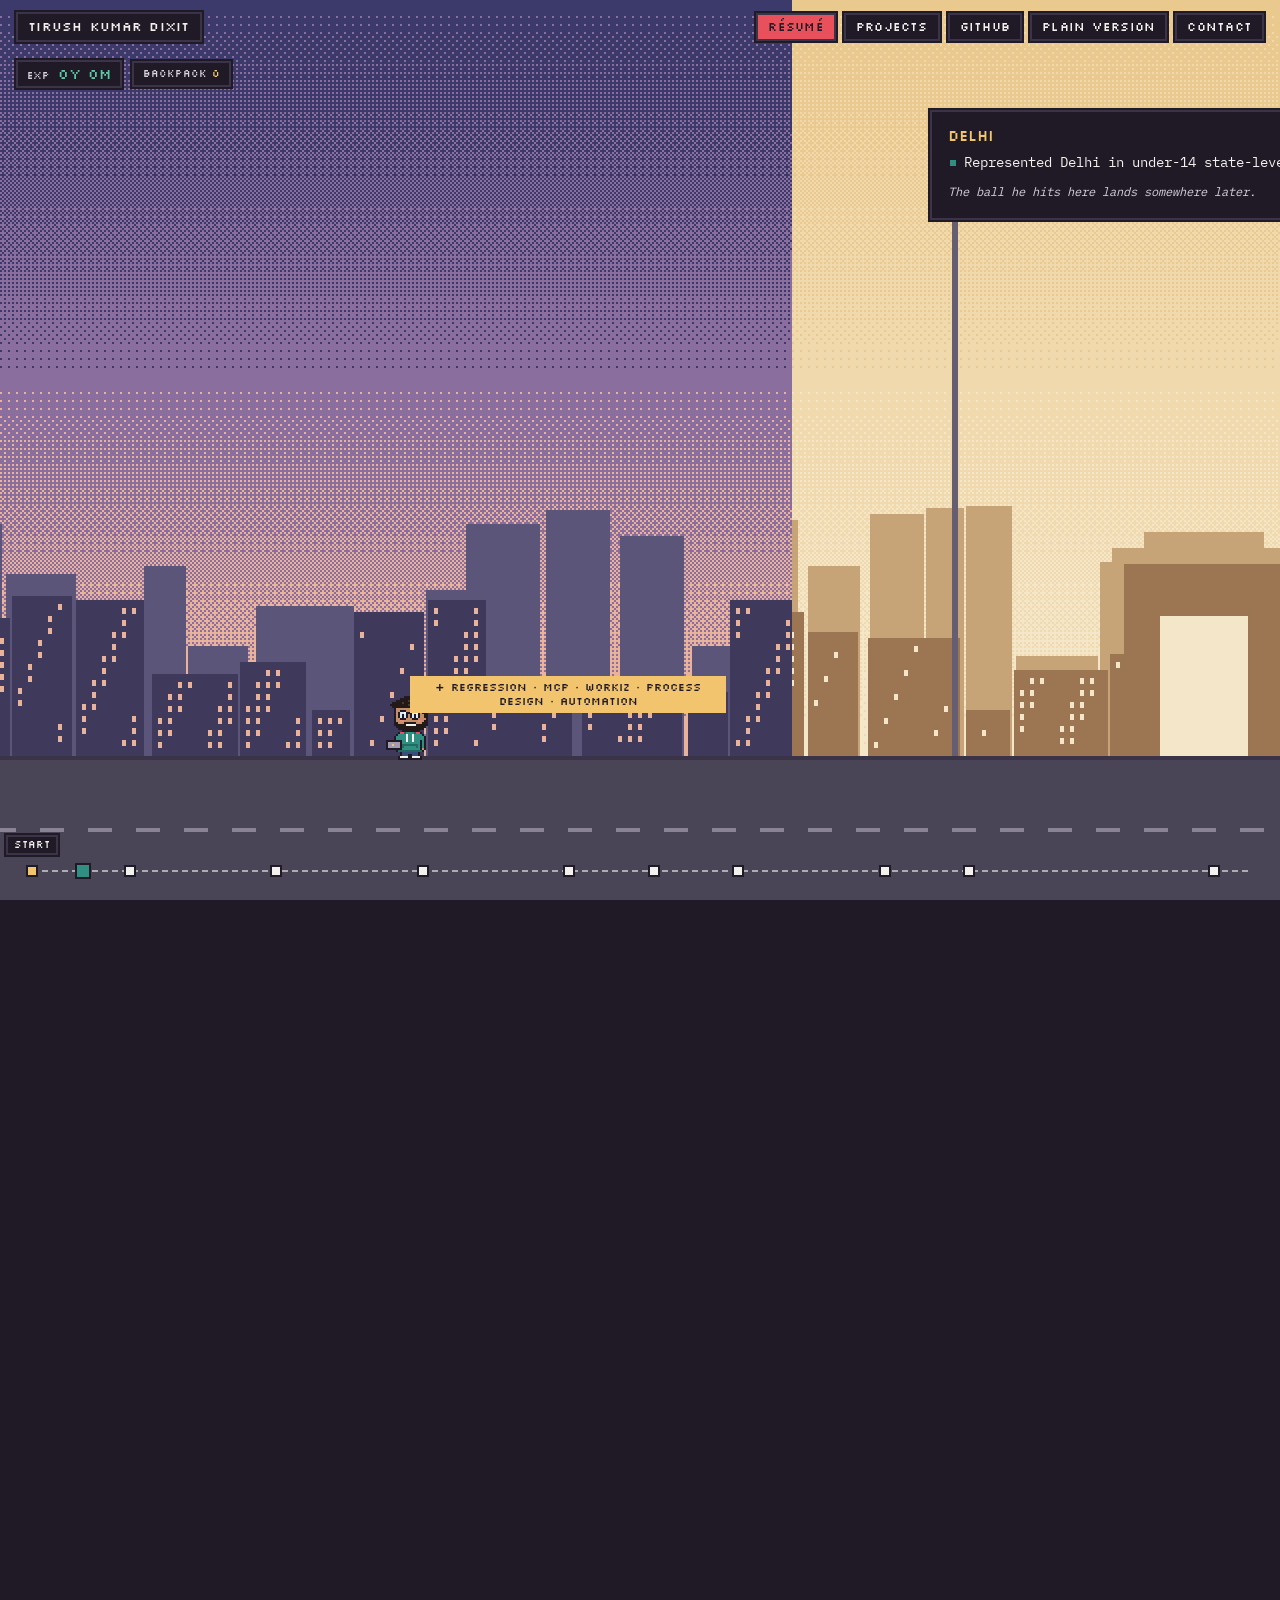
<file: index.html>
<!DOCTYPE html><html lang="en" class="no-js"><head><meta charset="utf-8"><meta name="viewport" content="width=device-width, initial-scale=1"><style>:root{--ink:#1f1a26;--ink2:#3b3347;--stone:#655d72;--mist:#a39cb0;--fog:#d6d1dc;--bone:#f3f1ee;--hair:#231a17;--hairHighlight:#4a3830;--skin:#c68e66;--skinShade:#a06a4a;--blush:#e48a78;--lens:#d9ecf5;--glint:#ffffff;--teeth:#f3f1ee;--hoodie:#2f8f83;--hoodieShade:#226b63;--hoodieMustard:#d9a62e;--hoodieMustardShade:#a97c1c;--hoodieNavy:#2b3a67;--hoodieNavyShade:#1e2849;--hoodieMaroon:#8a2f3c;--hoodieMaroonShade:#64202b;--hoodieCharcoal:#45434f;--hoodieCharcoalShade:#302e38;--strings:#f3f1ee;--headphones:#e8505b;--jeans:#35507a;--sneaker:#f3f1ee;--laptop:#a39cb0;--sticker:#f2c46d;--mug:#f3f1ee;--coffee:#6b3f2a;--pack:#5b7f3a;--buckle:#f2c46d;--willow:#e8cf98;--ball:#b3262e;--pitch:#c9a877;--grip:#3b3347;--eye:#1f1a26;--pingBad:#e24b4a;--pingGood:#5dcaa5;--globe:#2c6e91;--globeLand:#6fae6a;--trainBody:#2c4a7a;--trainStripe:#f2c46d;--trainWindow:#d9ecf5;--rail:#8a8396;--rain:#9fd6d0;--pipe:#b5705a;--pipeGood:#9fe1cb;--wall:#2a3b40;--post:#655d72;--asphalt:#4a4556;--asphaltLine:#8a8396;--signBg:#1f1a26;--signFg:#f3f1ee}</style><title>Tirush Kumar Dixit · Product Manager</title><meta name="description" content="Tirush Kumar Dixit: Product Manager, Georgetown McDonough MBA, May 2027. I fall in love with the customer's problem, then ship the product that solves it."><link rel="canonical" href="https://tirush04.github.io/"><meta property="og:type" content="website"><meta property="og:site_name" content="Tirush Kumar Dixit"><meta property="og:title" content="Tirush Kumar Dixit · Product Manager"><meta property="og:description" content="I fall in love with the customer's problem, then ship the product that solves it. A scroll-through pixel journey: Delhi to Georgetown, with the work along the way."><meta property="og:url" content="https://tirush04.github.io/"><meta property="og:image" content="https://tirush04.github.io/og.png"><meta property="og:image:width" content="1200"><meta property="og:image:height" content="630"><meta property="og:image:alt" content="Tirush Kumar Dixit, Product Manager. I fall in love with the customer's problem, then ship the product that solves it."><meta name="twitter:card" content="summary_large_image"><script>document.documentElement.classList.replace('no-js', 'js-pending');</script><link rel="stylesheet" href="/_astro/palette.Ceptq33F.css"><style>@font-face{font-family:IBM Plex Mono;font-style:normal;font-display:swap;font-weight:400;src:url(/_astro/ibm-plex-mono-cyrillic-ext-400-normal.xuaO2J-f.woff2)format("woff2"),url(/_astro/ibm-plex-mono-cyrillic-ext-400-normal.DMdlQ8Kv.woff)format("woff");unicode-range:U+460-52F,U+1C80-1C8A,U+20B4,U+2DE0-2DFF,U+A640-A69F,U+FE2E-FE2F}@font-face{font-family:IBM Plex Mono;font-style:normal;font-display:swap;font-weight:400;src:url(/_astro/ibm-plex-mono-cyrillic-400-normal.BSMlKf0J.woff2)format("woff2"),url(/_astro/ibm-plex-mono-cyrillic-400-normal.CEL4l2ZJ.woff)format("woff");unicode-range:U+301,U+400-45F,U+490-491,U+4B0-4B1,U+2116}@font-face{font-family:IBM Plex Mono;font-style:normal;font-display:swap;font-weight:400;src:url(/_astro/ibm-plex-mono-vietnamese-400-normal.BulugwFq.woff2)format("woff2"),url(/_astro/ibm-plex-mono-vietnamese-400-normal.DDuiU_S-.woff)format("woff");unicode-range:U+102-103,U+110-111,U+128-129,U+168-169,U+1A0-1A1,U+1AF-1B0,U+300-301,U+303-304,U+308-309,U+323,U+329,U+1EA0-1EF9,U+20AB}@font-face{font-family:IBM Plex Mono;font-style:normal;font-display:swap;font-weight:400;src:url(/_astro/ibm-plex-mono-latin-ext-400-normal.BmRBH3aV.woff2)format("woff2"),url(/_astro/ibm-plex-mono-latin-ext-400-normal.D3D2R8hC.woff)format("woff");unicode-range:U+100-2BA,U+2BD-2C5,U+2C7-2CC,U+2CE-2D7,U+2DD-2FF,U+304,U+308,U+329,U+1D00-1DBF,U+1E00-1E9F,U+1EF2-1EFF,U+2020,U+20A0-20AB,U+20AD-20C0,U+2113,U+2C60-2C7F,U+A720-A7FF}@font-face{font-family:IBM Plex Mono;font-style:normal;font-display:swap;font-weight:400;src:url(/_astro/ibm-plex-mono-latin-400-normal.DMJ8VG8y.woff2)format("woff2"),url(/_astro/ibm-plex-mono-latin-400-normal.CvHOgSBP.woff)format("woff");unicode-range:U+??,U+131,U+152-153,U+2BB-2BC,U+2C6,U+2DA,U+2DC,U+304,U+308,U+329,U+2000-206F,U+20AC,U+2122,U+2191,U+2193,U+2212,U+2215,U+FEFF,U+FFFD}
</style><link rel="stylesheet" href="/_astro/index._zkuiAXx.css"><style>.resume-dialog{background:var(--ink);width:min(900px,100vw - 24px);max-width:none;height:calc(100svh - 48px);max-height:none;color:var(--bone);box-shadow:0 0 0 2px var(--ink2), 0 0 0 4px var(--ink), 0 0 0 6px var(--sticker);overscroll-behavior:contain;border:0;flex-direction:column;margin:auto;padding:0;display:none;overflow:hidden}.resume-dialog[open]{display:flex}.resume-dialog::backdrop{background:#120e18c7}.resume-bar{border-bottom:2px solid var(--ink2);flex-wrap:wrap;justify-content:space-between;align-items:center;gap:10px 16px;padding:12px 16px;display:flex}.resume-bar h2{color:var(--sticker);margin:0;font:400 15px/1.2 Silkscreen,monospace}.resume-actions{flex-wrap:wrap;gap:10px;display:flex}.resume-btn{cursor:pointer;background:var(--ink2);color:var(--bone);box-shadow:0 0 0 2px var(--ink);border:0;padding:6px 11px;font:12px/1.2 Silkscreen,monospace;text-decoration:none;display:inline-block}.resume-btn:hover{background:var(--stone)}.resume-btn--hot{background:var(--headphones);color:var(--ink)}.resume-btn--hot:hover{background:var(--sticker)}.resume-btn:focus-visible{outline:3px solid var(--sticker);outline-offset:2px}.resume-pages{overscroll-behavior:contain;background:var(--ink2);flex-direction:column;flex:1;align-items:center;gap:16px;padding:16px;display:flex;overflow:auto}.resume-pages canvas{background:var(--glint);width:100%;max-width:820px;height:auto;box-shadow:0 0 0 2px var(--ink);display:block}.resume-status{color:var(--fog);text-align:center;margin:auto;font:12px/1.5 Silkscreen,monospace}.resume-status a{color:var(--sticker)}html.resume-open{overflow:hidden}@media (width<=699px){.resume-dialog{width:100vw;height:100svh;box-shadow:none}.resume-pages{padding:8px}.resume-btn{padding:5px 8px;font-size:10px}}.contact-dialog{background:var(--ink);width:min(560px,100vw - 24px);max-width:none;color:var(--bone);box-shadow:0 0 0 2px var(--ink2), 0 0 0 4px var(--ink), 0 0 0 6px var(--sticker);border:0;margin:auto;padding:0}.contact-dialog::backdrop{background:#120e18c7}.contact-bar{border-bottom:2px solid var(--ink2);justify-content:space-between;align-items:center;gap:12px;padding:12px 16px;display:flex}.contact-bar h2{color:var(--sticker);margin:0;font:400 15px/1.2 Silkscreen,monospace}.contact-list{margin:0;padding:8px 16px 14px;list-style:none}.contact-list li{border-bottom:2px dashed var(--ink2);grid-template-columns:1fr auto;grid-template-areas:"label actions""value actions";align-items:center;gap:2px 12px;padding:10px 0;display:grid}.contact-list li:last-child{border-bottom:0}.contact-label{color:var(--fog);grid-area:label;font:10px/1.3 Silkscreen,monospace}.contact-value{overflow-wrap:anywhere;user-select:all;grid-area:value;font:15px/1.4 IBM Plex Mono,ui-monospace,monospace}.contact-actions{grid-area:actions;gap:8px;display:flex}.contact-btn{cursor:pointer;background:var(--ink2);color:var(--bone);box-shadow:0 0 0 2px var(--ink);border:0;padding:6px 10px;font:11px/1.2 Silkscreen,monospace;text-decoration:none;display:inline-block}.contact-btn:hover{background:var(--stone)}.contact-btn--hot{background:var(--headphones);color:var(--ink)}.contact-btn--hot:hover{background:var(--sticker)}.contact-btn:focus-visible{outline:3px solid var(--sticker);outline-offset:2px}.contact-toast{min-height:0;color:var(--pingGood);margin:0;padding:0 16px;font:11px/1.4 Silkscreen,monospace}.contact-toast:not(:empty){padding-bottom:12px}html.contact-open{overflow:hidden}@media (width<=480px){.contact-list li{grid-template-columns:1fr;grid-template-areas:"label""value""actions"}.contact-actions{margin-top:6px}}
</style></head><body><a class="skip" href="/plain">Skip the journey: read the plain version</a><header class="topbar"><a class="chip brand" href="#stop-title">Tirush Kumar Dixit</a><nav class="topnav" aria-label="Quick links"><a class="chip chip--hot" href="/resume.pdf" data-resume>Résumé</a><a class="chip" href="#stop-workshop" data-pin="workshop">Projects</a><a class="chip" href="https://github.com/Tirush04">GitHub</a><a class="chip" href="/plain">Plain version</a><a class="chip" href="mailto:tkd37@georgetown.edu" data-contact>Contact</a></nav></header><main id="journey"><div class="stage"><canvas id="world" aria-hidden="true"></canvas><article class="board board--title" id="stop-title" data-board="title"><h1 class="board-name">Tirush Kumar Dixit</h1><p class="board-role">Product Manager · Georgetown McDonough MBA &#39;27</p><p class="board-exp">almost 5 years of experience</p><p class="board-thesis">I fall in love with the customer&#39;s problem, then ship the product that solves it.</p></article><article class="board" id="stop-delhi" data-board="delhi"><h2 class="board-title">Delhi</h2><ul><li>Represented Delhi in under-14 state-level cricket</li></ul><p class="board-caption">The ball he hits here lands somewhere later.</p></article><article class="board" id="stop-vellore" data-board="vellore"><h2 class="board-title">Vellore · VIT University</h2><ul><li>B.Tech in Information Technology · VIT University · 2020</li><li>2 peer-reviewed AI research papers · 90%+ model accuracy</li><li>Presented at the 30th World Conference on Applied Science, Engineering and Technology</li><li>Led &quot;From Your Heart&quot;, a free medical camp for 350+ attendees, and &quot;Each One Teach One&quot; for 80+ children</li></ul></article><article class="board" id="stop-chennai" data-board="chennai"><h2 class="board-title">Chennai · Standard Chartered Bank</h2><p class="board-role">Data Analyst · Sep 2020 – Jul 2022</p><ul><li>Improved payment-validation reliability for $10M+ a year in cross-border transactions across 50+ countries</li><li>+24% operational efficiency</li><li>Best Project Award, out of 120 trainees</li><li>Promoted within one year</li></ul></article><article class="board" id="stop-pune" data-board="pune"><h2 class="board-title">Pune · Cloud Software Group (Encora)</h2><p class="board-role">Product Manager – Operations and Analytics · Jul 2022 – Jul 2025</p><ul><li>Order Fulfillment Management: concept to production in 3 months</li><li>$150K a year saved · sprint testing −40% · task reopen rate −80%</li><li>Database service calls for one workflow, 5,000 → 12</li><li>Response times −60% (2.5× faster) after a full-stack redesign</li><li>Safeguarded against $250K in losses</li><li>Regression framework reused across 4 more products</li></ul></article><article class="board board--sky" id="stop-atlantic" data-board="atlantic" data-noposts><h2 class="board-title">Over the Atlantic</h2><ul><li>Destination: Georgetown McDonough MBA · May 2027</li></ul></article><article class="board" id="stop-georgetown" data-board="georgetown"><h2 class="board-title">Washington, DC · Georgetown McDonough</h2><ul><li>Vice President of Technology · Student Government Association and Careers in Technology Club</li><li>Captain, Georgetown Cricket Club · top 16 of 140+ batsmen</li></ul></article><article class="board" id="stop-cleveland" data-board="cleveland"><h2 class="board-title">Cleveland · Devins Powerwash</h2><p class="board-role">AI Product Strategy &amp; Operations Intern · Jun – Aug 2026</p><ul><li>Collected a 50-property dataset, had the founder price each, and found size, stories and building type drive the labor hours behind his prices</li><li>Shipped a pricing engine with a feedback loop. Quote turnaround went from 2–3 days to seconds</li><li>89% accuracy against historical service estimates</li><li>Built custom MCP servers across Jira, Slack and Workiz, with an orchestration harness and a persistent memory layer</li><li>Wrote end-to-end SOPs for 5 roles</li><li>Redesigned, then automated, 10+ workflows</li><li>Replaced &quot;call to check the truck&quot; with system visibility between sales and dispatch, removing ~15 manual coordination points per job</li></ul></article><article class="board" id="stop-workshop" data-board="workshop"><h2 class="board-title">Side projects · built during the MBA</h2><ul><li>Newest first. Code is on GitHub unless it says private.</li></ul><p class="board-links"><a href="https://github.com/Tirush04">github.com/Tirush04</a></p></article><article class="board board--next" id="stop-next" data-board="next" data-offset="360"><h2 class="board-title">Next stop · under construction</h2><ul><li>v5.0-beta: you might be the roadmap.</li></ul><p class="board-links"><a href="mailto:tkd37@georgetown.edu" data-contact>Contact me</a><a href="https://github.com/Tirush04">GitHub</a><a href="https://www.linkedin.com/in/tirush-kumar-dixit-a72b4a18a">LinkedIn</a><a href="/resume.pdf" data-resume>Résumé</a></p></article><article class="board board--side board--project" data-board="workshop" data-offset="340" data-noposts=""><p class="board-kicker">Nov 2026 · Georgetown course project</p><h2 class="board-title">DC STR Advisor</h2><p>Short-term rental pricing and revenue advisory platform for Washington, DC residential properties, computed from Inside Airbnb market data.</p><p class="board-detail">4,268 DC listings across 39 neighbourhoods · price recommendation, revenue, competition and booking-outlook views, plus an &quot;ask the data&quot; assistant</p><p class="board-stack">React · TypeScript · Leaflet · Recharts · Gemini API</p><p class="board-links"><a href="https://github.com/Tirush04/APLABS">GitHub</a><a href="https://github.com/Tirush04/dc-str-advisor-data">Data</a></p></article><article class="board board--side board--project" data-board="workshop" data-offset="640" data-noposts=""><p class="board-kicker">Nov 2026</p><h2 class="board-title">Focus Groups Agents</h2><p>Run a focus group in five minutes. A panel of AI personas debates your product, ad or idea in a moderated, multi-round session you watch live, then you get a research readout and can interview any panelist one-on-one.</p><p class="board-detail">Panelists are synthetic, for stress-testing ideas before talking to real customers</p><p class="board-stack">FastAPI · React · Vite · Claude or Gemini</p><p class="board-links"><span class="board-note">Not on GitHub yet</span></p></article><article class="board board--side board--project" data-board="workshop" data-offset="940" data-noposts=""><p class="board-kicker">Oct 2026</p><h2 class="board-title">Change-to-Action</h2><p>Illustrative prototype that turns supplier changes into actions for private-label spice procurement, on mock data.</p><p class="board-detail">CI with lint, type checks, end-to-end and accessibility tests, plus an eval harness for the AI drafter</p><p class="board-stack">Python · CI · evals</p><p class="board-links"><span class="board-note">Private repo · demo on request</span></p></article><article class="board board--side board--project" data-board="workshop" data-offset="1240" data-noposts=""><p class="board-kicker">Sep 2026</p><h2 class="board-title">Architect 2.0</h2><p>A vibe-coding platform for business teams and developers. One project, two lenses, agents first-class.</p><p class="board-detail">Plan, build, iterate and deploy flows, plus an Agent Studio that generates agent code in 6 frameworks</p><p class="board-stack">Next.js · TypeScript · Prisma · Playwright</p><p class="board-links"><a href="https://architect-2-tirush.vercel.app">Live demo</a><a href="https://github.com/Tirush04/architect-2">GitHub</a></p></article><article class="board board--side board--project" data-board="workshop" data-offset="1540" data-noposts=""><p class="board-kicker">Sep 2026</p><h2 class="board-title">Feedback-to-Priorities Copilot</h2><p>Turn a CSV of customer feedback into themes, evidence, and a prioritized decision brief.</p><p class="board-detail">No LLM calls, deterministic and fully tested</p><p class="board-stack">FastAPI · vanilla JS</p><p class="board-links"><a href="https://github.com/Tirush04/feedback-priorities-copilot">GitHub</a></p></article><article class="board board--side board--project" data-board="workshop" data-offset="1840" data-noposts=""><p class="board-kicker">Oct 2025 · repo &quot;ParaAstro&quot;</p><h2 class="board-title">ATS Resume Optimizer</h2><p>Upload a résumé and a job description (PDF, DOCX or TXT) and get an ATS-style analysis, with optional LLM analysis.</p><p class="board-detail">Text extraction from PDF, DOCX and TXT, then keyword and fit analysis</p><p class="board-stack">FastAPI · Python · OpenAI</p><p class="board-links"><span class="board-note">Private repo · demo on request</span></p></article><div class="counter" aria-hidden="true" data-counter="pune" data-from="5000" data-to="12" data-lift="118"><span class="counter-label">Database service calls, one workflow</span><span class="counter-value" data-value>5,000</span></div><div class="counter" aria-hidden="true" data-swap="cleveland" data-before="2–3 days" data-after="seconds" data-lift="78"><span class="counter-label">Quote turnaround</span><span class="counter-value" data-value>2–3 days</span></div><div class="hud"><button class="clock" type="button" aria-describedby="clock-tip"><span class="clock-label">exp</span><span id="clock-value">0y 0m</span></button><span class="clock-tip" role="tooltip" id="clock-tip">4y 10m. Almost 5. We don&#39;t round up here.</span><p class="clock-note" data-note-stop="cleveland">+3 mo internship (doesn&#39;t count. rules are rules.)</p><div class="backpack" tabindex="0" aria-label="Skills collected so far"><span class="backpack-label">backpack</span> <span id="pack-count">0</span><ul id="pack-list" class="backpack-list"></ul></div></div><div class="finale" aria-hidden="true"><span class="map-pin" data-map-pin="delhi"><b>Delhi</b>U-14 cricket</span><span class="map-pin" data-map-pin="vellore"><b>Vellore</b>2 published papers</span><span class="map-pin" data-map-pin="chennai"><b>Chennai</b>payments, 50+ countries</span><span class="map-pin" data-map-pin="pune"><b>Pune</b>5,000 → 12 calls</span><span class="map-pin" data-map-pin="georgetown"><b>Georgetown</b>cricket captain</span><span class="map-pin" data-map-pin="cleveland"><b>Cleveland</b>quotes in seconds</span><span class="map-pin" data-map-pin="workshop"><b>Workshop</b>side projects</span><span class="map-pin map-pin--next" data-map-pin="next"><b>Next stop</b>you?</span></div><section class="finale-card" id="finale-card" aria-label="End of the journey"><h2>That's the route so far.</h2><p>I fall in love with the customer&#39;s problem, then ship the product that solves it.</p><p class="finale-next">Next stop: your team?</p><p class="board-links"><a href="mailto:tkd37@georgetown.edu" data-contact>Contact me</a><a href="https://www.linkedin.com/in/tirush-kumar-dixit-a72b4a18a">LinkedIn</a><a href="/resume.pdf" data-resume>Résumé</a><a href="https://github.com/Tirush04">GitHub</a><a href="/plain">Plain version</a></p></section><p class="toast" id="pack-toast" aria-live="polite"></p><p class="bubble" id="idle-bubble" aria-hidden="true">You can keep scrolling. I'll wait.</p><p class="hint" id="scroll-hint"><span class="mouse" aria-hidden="true"></span>Scroll to start the journey</p><nav class="route" aria-label="Jump to a stop"><span class="route-line" aria-hidden="true"></span><span class="route-marker" id="route-marker" aria-hidden="true"></span><a class="pin" href="#stop-title" data-pin="title" style="left:0%"><span>Start</span></a><a class="pin" href="#stop-delhi" data-pin="delhi" style="left:8.033595033777615%"><span>Delhi</span></a><a class="pin" href="#stop-vellore" data-pin="vellore" style="left:20.08398758444404%"><span>Vellore</span></a><a class="pin" href="#stop-chennai" data-pin="chennai" style="left:32.13438013511046%"><span>Chennai</span></a><a class="pin" href="#stop-pune" data-pin="pune" style="left:44.184772685776885%"><span>Pune</span></a><a class="pin" href="#stop-atlantic" data-pin="atlantic" style="left:51.12287748767573%"><span>Flight</span></a><a class="pin" href="#stop-georgetown" data-pin="georgetown" style="left:58.06098228957458%"><span>Georgetown</span></a><a class="pin" href="#stop-cleveland" data-pin="cleveland" style="left:70.111374840241%"><span>Cleveland</span></a><a class="pin" href="#stop-workshop" data-pin="workshop" style="left:77.04947964213986%"><span>Projects</span></a><a class="pin" href="#stop-next" data-pin="next" style="left:97.16998356764653%"><span>Next stop</span></a></nav></div></main><script type="application/json" id="journey-data">{"stops":[{"id":"title","biome":"dawn","vehicle":"none"},{"id":"delhi","biome":"delhi","vehicle":"walk","arrive":"walk","vignette":{"kind":"cricket"}},{"id":"vellore","biome":"vellore","vehicle":"walk","arrive":"train","vignette":{"kind":"papers"}},{"id":"chennai","biome":"chennai","vehicle":"walk","arrive":"train","clock":{"from":0,"to":22},"vignette":{"kind":"pings"}},{"id":"pune","biome":"pune","vehicle":"walk","arrive":"train","clock":{"from":22,"to":58},"vignette":{"kind":"pipes","label":"Database service calls, one workflow","from":5000,"to":12,"ev":"E2"}},{"id":"atlantic","biome":"atlantic","vehicle":"plane","arrive":"walk"},{"id":"georgetown","biome":"georgetown","vehicle":"walk","arrive":"walk","vignette":{"kind":"catch"}},{"id":"cleveland","biome":"cleveland","vehicle":"walk","arrive":"truck","vignette":{"kind":"pricing","label":"Quote turnaround","before":"2–3 days","after":"seconds","ev":"D1"}},{"id":"workshop","biome":"workshop","vehicle":"walk","arrive":"walk","length":2.9,"projects":[{"anim":"str"},{"anim":"focus"},{"anim":"action"},{"anim":"architect"},{"anim":"feedback"},{"anim":"ats"}]},{"id":"next","biome":"construction","vehicle":"walk","arrive":"walk"}],"inventory":[{"id":"chennai","items":["SQL","Python","Tableau","Jira","Scrum"]},{"id":"pune","items":["Java","React","Spring Boot","REST APIs","Jest","PostgreSQL"]},{"id":"georgetown","items":["DCF","Valuation","Managerial Accounting","Statistics","Strategy"]},{"id":"cleveland","items":["Regression","MCP","Workiz","Process design","Automation"]}]}</script><script type="module" src="/_astro/index.astro_astro_type_script_index_0_lang.8tA3FCVo.js"></script><dialog class="contact-dialog" id="contact-dialog" aria-labelledby="contact-dialog-title"><header class="contact-bar"><h2 id="contact-dialog-title">Let's talk</h2><button class="contact-btn" type="button" data-contact-close aria-label="Close the contact card">Close</button></header><ul class="contact-list"><li><span class="contact-label">Email (school)</span><span class="contact-value">tkd37@georgetown.edu</span><span class="contact-actions"><button class="contact-btn" type="button" data-copy="tkd37@georgetown.edu">Copy</button><a class="contact-btn contact-btn--hot" href="mailto:tkd37@georgetown.edu">Email</a></span></li><li><span class="contact-label">Email (personal)</span><span class="contact-value">tirush.31@gmail.com</span><span class="contact-actions"><button class="contact-btn" type="button" data-copy="tirush.31@gmail.com">Copy</button><a class="contact-btn contact-btn--hot" href="mailto:tirush.31@gmail.com">Email</a></span></li><li><span class="contact-label">Phone</span><span class="contact-value">(202) 594-1565</span><span class="contact-actions"><button class="contact-btn" type="button" data-copy="(202) 594-1565">Copy</button><a class="contact-btn contact-btn--hot" href="tel:+12025941565">Call</a></span></li><li><span class="contact-label">LinkedIn</span><span class="contact-value">linkedin.com/in/tirush-kumar-dixit-a72b4a18a</span><span class="contact-actions"><button class="contact-btn" type="button" data-copy="linkedin.com/in/tirush-kumar-dixit-a72b4a18a">Copy</button><a class="contact-btn contact-btn--hot" href="https://www.linkedin.com/in/tirush-kumar-dixit-a72b4a18a" target="_blank" rel="noopener">Open</a></span></li><li><span class="contact-label">GitHub</span><span class="contact-value">github.com/Tirush04</span><span class="contact-actions"><button class="contact-btn" type="button" data-copy="github.com/Tirush04">Copy</button><a class="contact-btn contact-btn--hot" href="https://github.com/Tirush04" target="_blank" rel="noopener">Open</a></span></li></ul><p class="contact-toast" aria-live="polite" id="contact-toast"></p></dialog><script type="module">var e=document.getElementById(`contact-dialog`),t=document.getElementById(`contact-toast`),n=null,r=0;e.addEventListener(`close`,()=>{document.documentElement.classList.remove(`contact-open`),t.textContent=``,n?.focus()}),e.querySelector(`[data-contact-close]`).addEventListener(`click`,()=>e.close()),e.addEventListener(`click`,t=>{t.target===e&&e.close()}),e.querySelectorAll(`[data-copy]`).forEach(n=>{n.addEventListener(`click`,async()=>{let i=n.dataset.copy;try{await navigator.clipboard.writeText(i)}catch{let t=Object.assign(document.createElement(`textarea`),{value:i});e.append(t),t.select(),document.execCommand(`copy`),t.remove()}n.textContent=`Copied`,t.textContent=`Copied ${i}`,clearTimeout(r),r=window.setTimeout(()=>{n.textContent=`Copy`,t.textContent=``},1800)})}),document.addEventListener(`click`,t=>{let r=t.target.closest(`[data-contact]`);!r||t.metaKey||t.ctrlKey||(t.preventDefault(),n=r,document.documentElement.classList.add(`contact-open`),e.showModal())});</script><dialog class="resume-dialog" id="resume-dialog" aria-labelledby="resume-dialog-title" data-pdf="/resume.pdf"><header class="resume-bar"><h2 id="resume-dialog-title">Résumé</h2><div class="resume-actions"><a class="resume-btn resume-btn--hot" href="/resume.pdf" download="Tirush_Kumar_Dixit_Resume.pdf">Download PDF</a><a class="resume-btn" href="/resume.pdf" target="_blank" rel="noopener">Open in new tab</a><button class="resume-btn" type="button" data-resume-close aria-label="Close the résumé preview">Close</button></div></header><div class="resume-pages" id="resume-pages"><p class="resume-status" id="resume-status">Loading the résumé…</p></div></dialog><script type="module" src="/_astro/ResumeDialog.astro_astro_type_script_index_0_lang.CUdNgYgo.js"></script></body></html>
</file>
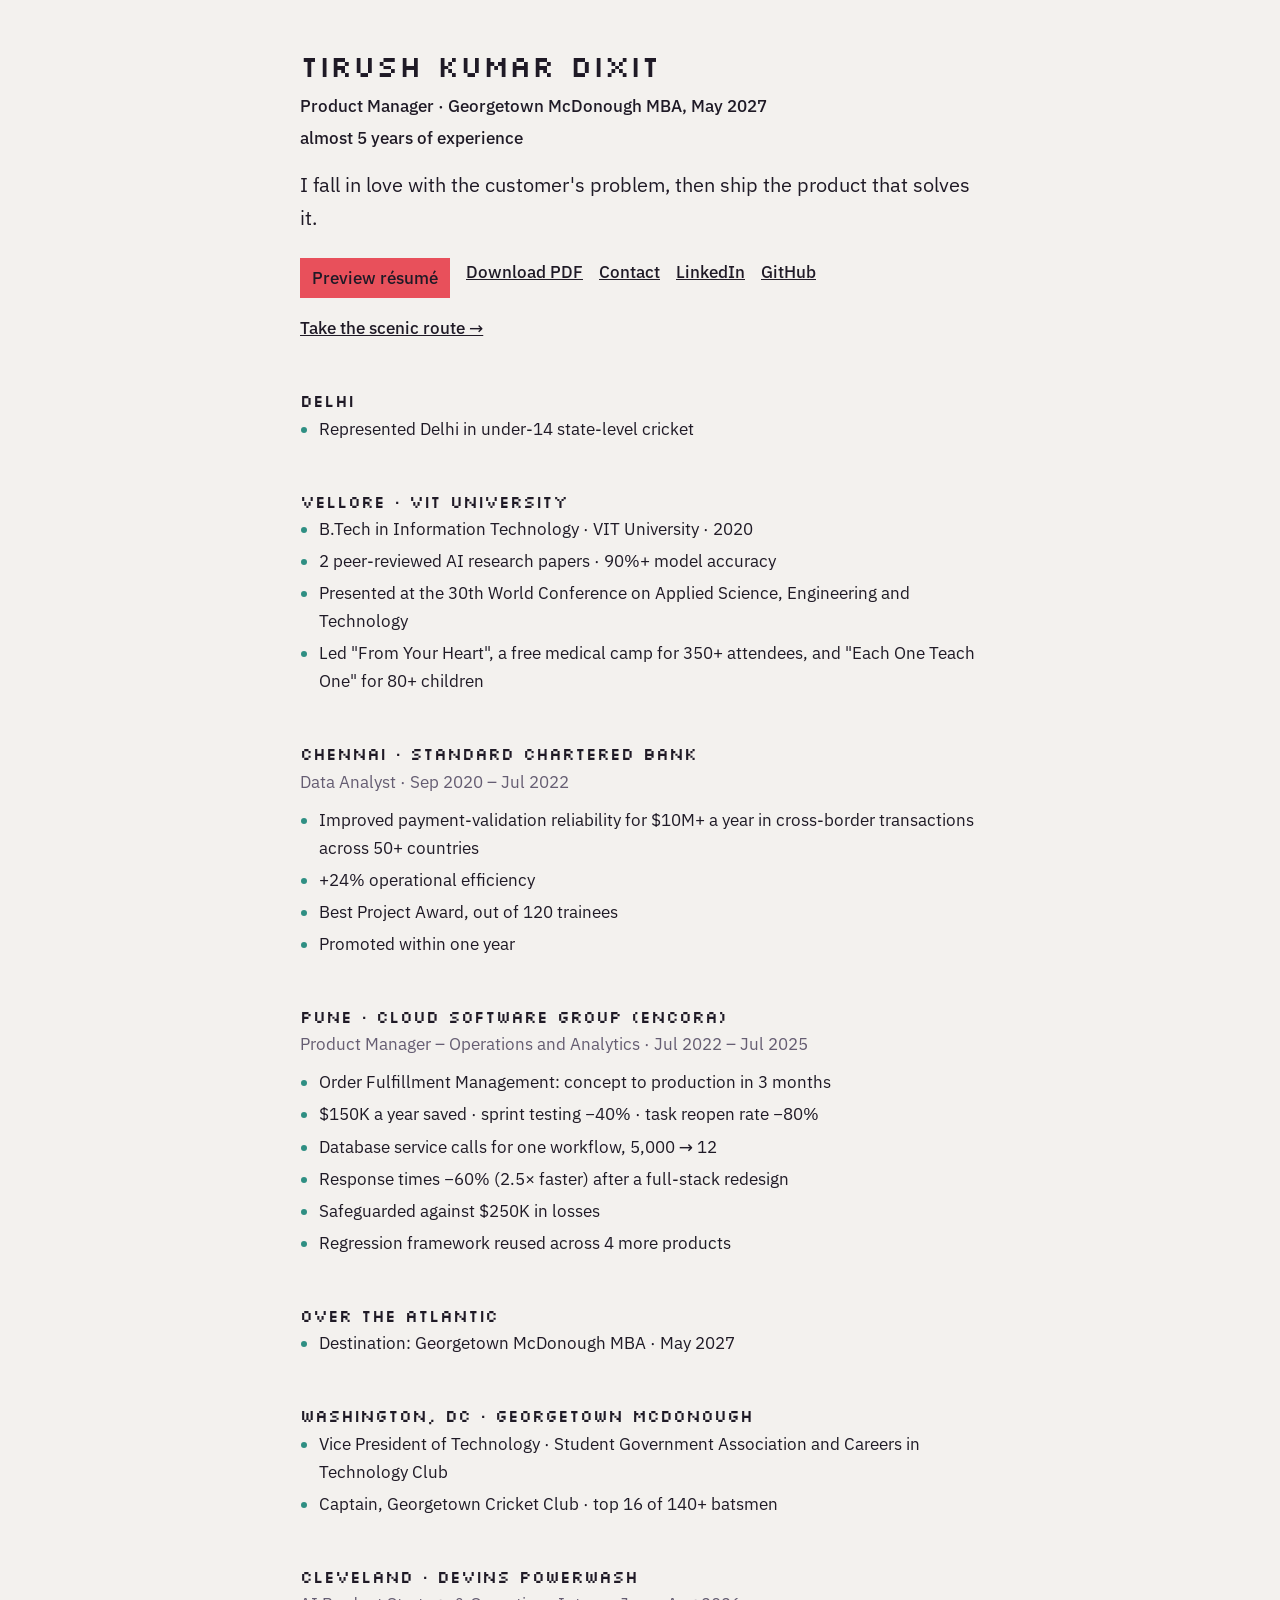
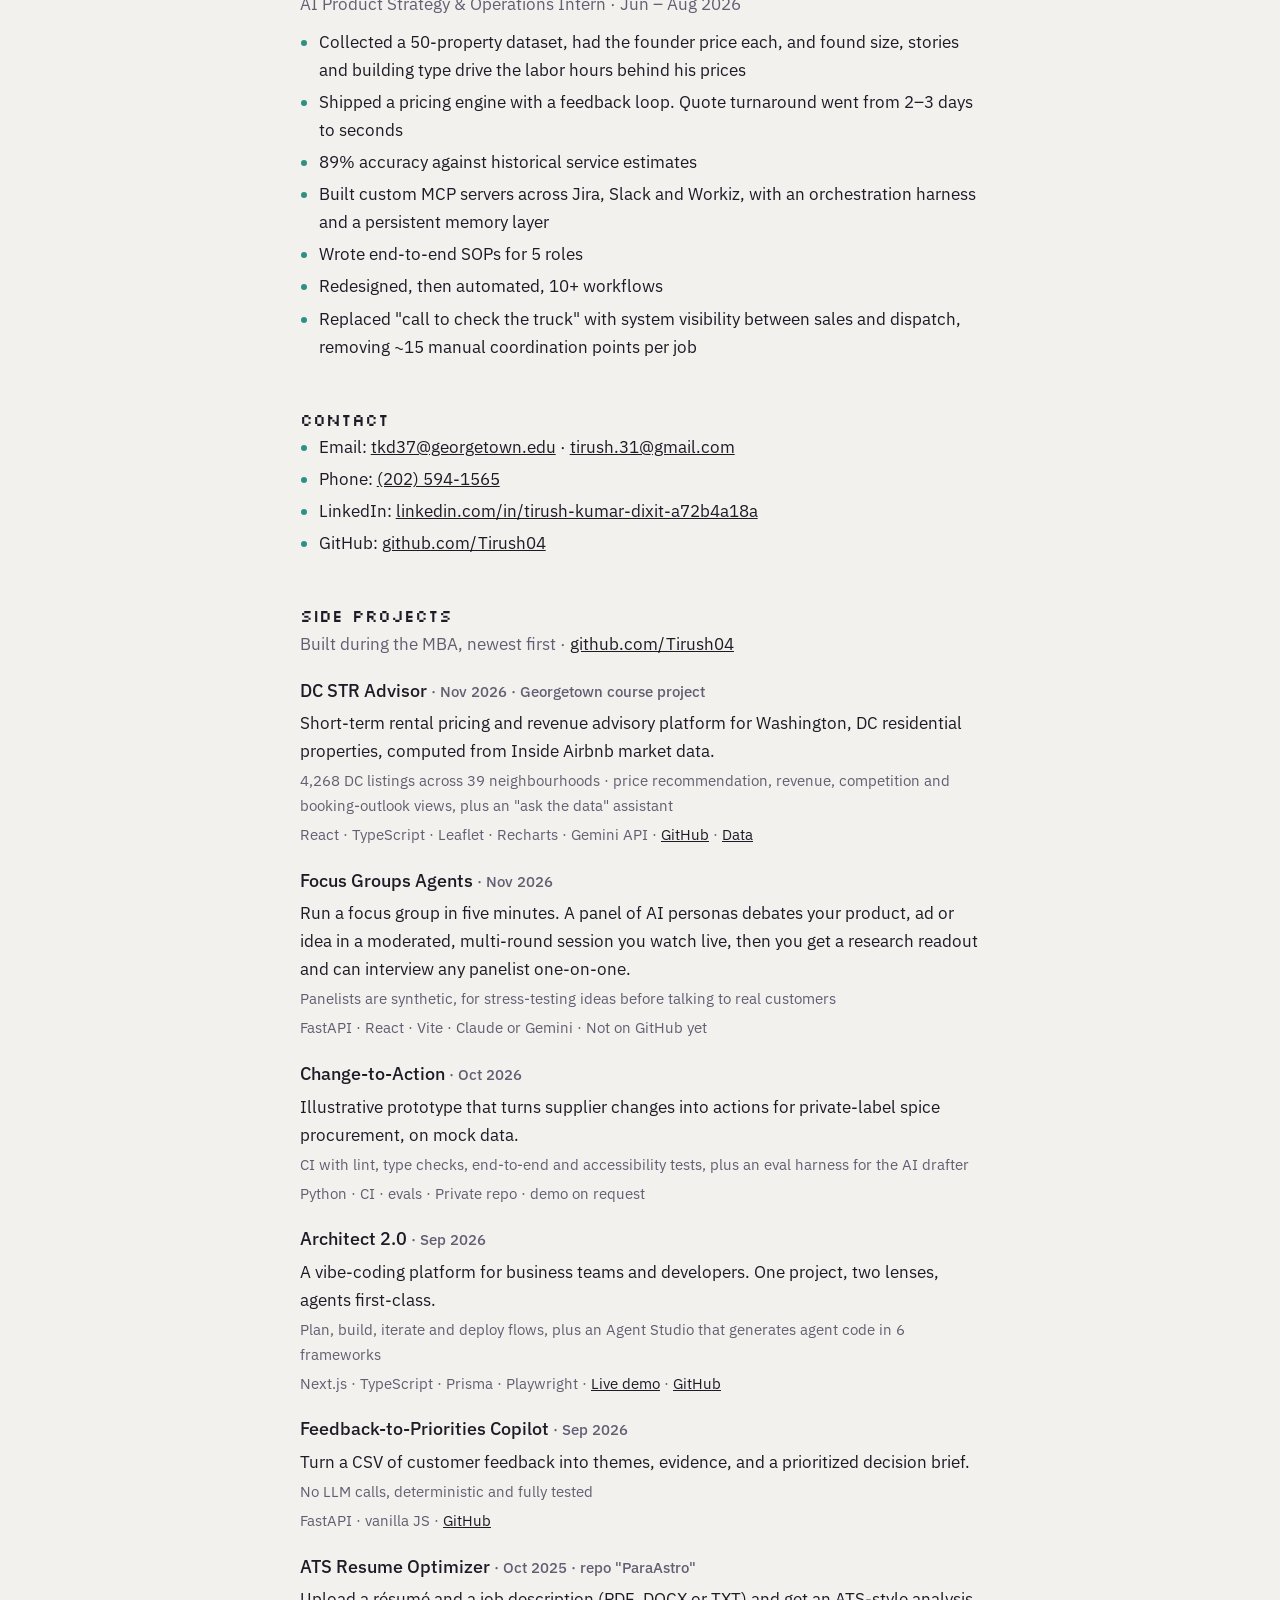
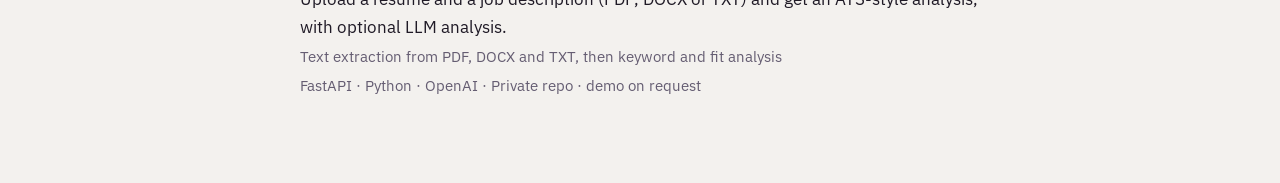
<file: plain/index.html>
<!DOCTYPE html><html lang="en" data-astro-cid-wbmjye5h><head><meta charset="utf-8"><meta name="viewport" content="width=device-width, initial-scale=1"><style>:root{--ink:#1f1a26;--ink2:#3b3347;--stone:#655d72;--mist:#a39cb0;--fog:#d6d1dc;--bone:#f3f1ee;--hair:#231a17;--hairHighlight:#4a3830;--skin:#c68e66;--skinShade:#a06a4a;--blush:#e48a78;--lens:#d9ecf5;--glint:#ffffff;--teeth:#f3f1ee;--hoodie:#2f8f83;--hoodieShade:#226b63;--hoodieMustard:#d9a62e;--hoodieMustardShade:#a97c1c;--hoodieNavy:#2b3a67;--hoodieNavyShade:#1e2849;--hoodieMaroon:#8a2f3c;--hoodieMaroonShade:#64202b;--hoodieCharcoal:#45434f;--hoodieCharcoalShade:#302e38;--strings:#f3f1ee;--headphones:#e8505b;--jeans:#35507a;--sneaker:#f3f1ee;--laptop:#a39cb0;--sticker:#f2c46d;--mug:#f3f1ee;--coffee:#6b3f2a;--pack:#5b7f3a;--buckle:#f2c46d;--willow:#e8cf98;--ball:#b3262e;--pitch:#c9a877;--grip:#3b3347;--eye:#1f1a26;--pingBad:#e24b4a;--pingGood:#5dcaa5;--globe:#2c6e91;--globeLand:#6fae6a;--trainBody:#2c4a7a;--trainStripe:#f2c46d;--trainWindow:#d9ecf5;--rail:#8a8396;--rain:#9fd6d0;--pipe:#b5705a;--pipeGood:#9fe1cb;--wall:#2a3b40;--post:#655d72;--asphalt:#4a4556;--asphaltLine:#8a8396;--signBg:#1f1a26;--signFg:#f3f1ee}</style><title>Tirush Kumar Dixit · plain version</title><meta name="description" content="Tirush Kumar Dixit: Product Manager, Georgetown McDonough MBA, May 2027. I fall in love with the customer's problem, then ship the product that solves it."><link rel="canonical" href="https://tirush04.github.io/plain/"><meta property="og:type" content="website"><meta property="og:site_name" content="Tirush Kumar Dixit"><meta property="og:title" content="Tirush Kumar Dixit · Product Manager"><meta property="og:description" content="I fall in love with the customer's problem, then ship the product that solves it. A scroll-through pixel journey: Delhi to Georgetown, with the work along the way."><meta property="og:url" content="https://tirush04.github.io/plain/"><meta property="og:image" content="https://tirush04.github.io/og.png"><meta property="og:image:width" content="1200"><meta property="og:image:height" content="630"><meta property="og:image:alt" content="Tirush Kumar Dixit, Product Manager. I fall in love with the customer's problem, then ship the product that solves it."><meta name="twitter:card" content="summary_large_image"><link rel="stylesheet" href="/_astro/palette.Ceptq33F.css"><link rel="stylesheet" href="/_astro/plain.aCaVb7Ef.css"><style>.resume-dialog{background:var(--ink);width:min(900px,100vw - 24px);max-width:none;height:calc(100svh - 48px);max-height:none;color:var(--bone);box-shadow:0 0 0 2px var(--ink2), 0 0 0 4px var(--ink), 0 0 0 6px var(--sticker);overscroll-behavior:contain;border:0;flex-direction:column;margin:auto;padding:0;display:none;overflow:hidden}.resume-dialog[open]{display:flex}.resume-dialog::backdrop{background:#120e18c7}.resume-bar{border-bottom:2px solid var(--ink2);flex-wrap:wrap;justify-content:space-between;align-items:center;gap:10px 16px;padding:12px 16px;display:flex}.resume-bar h2{color:var(--sticker);margin:0;font:400 15px/1.2 Silkscreen,monospace}.resume-actions{flex-wrap:wrap;gap:10px;display:flex}.resume-btn{cursor:pointer;background:var(--ink2);color:var(--bone);box-shadow:0 0 0 2px var(--ink);border:0;padding:6px 11px;font:12px/1.2 Silkscreen,monospace;text-decoration:none;display:inline-block}.resume-btn:hover{background:var(--stone)}.resume-btn--hot{background:var(--headphones);color:var(--ink)}.resume-btn--hot:hover{background:var(--sticker)}.resume-btn:focus-visible{outline:3px solid var(--sticker);outline-offset:2px}.resume-pages{overscroll-behavior:contain;background:var(--ink2);flex-direction:column;flex:1;align-items:center;gap:16px;padding:16px;display:flex;overflow:auto}.resume-pages canvas{background:var(--glint);width:100%;max-width:820px;height:auto;box-shadow:0 0 0 2px var(--ink);display:block}.resume-status{color:var(--fog);text-align:center;margin:auto;font:12px/1.5 Silkscreen,monospace}.resume-status a{color:var(--sticker)}html.resume-open{overflow:hidden}@media (width<=699px){.resume-dialog{width:100vw;height:100svh;box-shadow:none}.resume-pages{padding:8px}.resume-btn{padding:5px 8px;font-size:10px}}.contact-dialog{background:var(--ink);width:min(560px,100vw - 24px);max-width:none;color:var(--bone);box-shadow:0 0 0 2px var(--ink2), 0 0 0 4px var(--ink), 0 0 0 6px var(--sticker);border:0;margin:auto;padding:0}.contact-dialog::backdrop{background:#120e18c7}.contact-bar{border-bottom:2px solid var(--ink2);justify-content:space-between;align-items:center;gap:12px;padding:12px 16px;display:flex}.contact-bar h2{color:var(--sticker);margin:0;font:400 15px/1.2 Silkscreen,monospace}.contact-list{margin:0;padding:8px 16px 14px;list-style:none}.contact-list li{border-bottom:2px dashed var(--ink2);grid-template-columns:1fr auto;grid-template-areas:"label actions""value actions";align-items:center;gap:2px 12px;padding:10px 0;display:grid}.contact-list li:last-child{border-bottom:0}.contact-label{color:var(--fog);grid-area:label;font:10px/1.3 Silkscreen,monospace}.contact-value{overflow-wrap:anywhere;user-select:all;grid-area:value;font:15px/1.4 IBM Plex Mono,ui-monospace,monospace}.contact-actions{grid-area:actions;gap:8px;display:flex}.contact-btn{cursor:pointer;background:var(--ink2);color:var(--bone);box-shadow:0 0 0 2px var(--ink);border:0;padding:6px 10px;font:11px/1.2 Silkscreen,monospace;text-decoration:none;display:inline-block}.contact-btn:hover{background:var(--stone)}.contact-btn--hot{background:var(--headphones);color:var(--ink)}.contact-btn--hot:hover{background:var(--sticker)}.contact-btn:focus-visible{outline:3px solid var(--sticker);outline-offset:2px}.contact-toast{min-height:0;color:var(--pingGood);margin:0;padding:0 16px;font:11px/1.4 Silkscreen,monospace}.contact-toast:not(:empty){padding-bottom:12px}html.contact-open{overflow:hidden}@media (width<=480px){.contact-list li{grid-template-columns:1fr;grid-template-areas:"label""value""actions"}.contact-actions{margin-top:6px}}
</style></head><body data-astro-cid-wbmjye5h><main data-astro-cid-wbmjye5h><h1 data-astro-cid-wbmjye5h>Tirush Kumar Dixit</h1><p class="lede" data-astro-cid-wbmjye5h>Product Manager · Georgetown McDonough MBA, May 2027</p><p class="lede" data-astro-cid-wbmjye5h>almost 5 years of experience</p><p class="thesis" data-astro-cid-wbmjye5h>I fall in love with the customer&#39;s problem, then ship the product that solves it.</p><nav aria-label="Quick links" data-astro-cid-wbmjye5h><a class="resume" href="/resume.pdf" data-resume data-astro-cid-wbmjye5h>Preview résumé</a><a href="/resume.pdf" download="Tirush_Kumar_Dixit_Resume.pdf" data-astro-cid-wbmjye5h>Download PDF</a><a href="mailto:tkd37@georgetown.edu" data-contact data-astro-cid-wbmjye5h>Contact</a><a href="https://www.linkedin.com/in/tirush-kumar-dixit-a72b4a18a" data-astro-cid-wbmjye5h>LinkedIn</a><a href="https://github.com/Tirush04" data-astro-cid-wbmjye5h>GitHub</a><a class="back" href="/" data-astro-cid-wbmjye5h>Take the scenic route →</a></nav><section id="delhi" data-astro-cid-wbmjye5h><h2 data-astro-cid-wbmjye5h>Delhi</h2><ul data-astro-cid-wbmjye5h><li data-astro-cid-wbmjye5h>Represented Delhi in under-14 state-level cricket</li></ul></section><section id="vellore" data-astro-cid-wbmjye5h><h2 data-astro-cid-wbmjye5h>Vellore · VIT University</h2><ul data-astro-cid-wbmjye5h><li data-astro-cid-wbmjye5h>B.Tech in Information Technology · VIT University · 2020</li><li data-astro-cid-wbmjye5h>2 peer-reviewed AI research papers · 90%+ model accuracy</li><li data-astro-cid-wbmjye5h>Presented at the 30th World Conference on Applied Science, Engineering and Technology</li><li data-astro-cid-wbmjye5h>Led &quot;From Your Heart&quot;, a free medical camp for 350+ attendees, and &quot;Each One Teach One&quot; for 80+ children</li></ul></section><section id="chennai" data-astro-cid-wbmjye5h><h2 data-astro-cid-wbmjye5h>Chennai · Standard Chartered Bank</h2><p class="role" data-astro-cid-wbmjye5h>Data Analyst · Sep 2020 – Jul 2022</p><ul data-astro-cid-wbmjye5h><li data-astro-cid-wbmjye5h>Improved payment-validation reliability for $10M+ a year in cross-border transactions across 50+ countries</li><li data-astro-cid-wbmjye5h>+24% operational efficiency</li><li data-astro-cid-wbmjye5h>Best Project Award, out of 120 trainees</li><li data-astro-cid-wbmjye5h>Promoted within one year</li></ul></section><section id="pune" data-astro-cid-wbmjye5h><h2 data-astro-cid-wbmjye5h>Pune · Cloud Software Group (Encora)</h2><p class="role" data-astro-cid-wbmjye5h>Product Manager – Operations and Analytics · Jul 2022 – Jul 2025</p><ul data-astro-cid-wbmjye5h><li data-astro-cid-wbmjye5h>Order Fulfillment Management: concept to production in 3 months</li><li data-astro-cid-wbmjye5h>$150K a year saved · sprint testing −40% · task reopen rate −80%</li><li data-astro-cid-wbmjye5h>Database service calls for one workflow, 5,000 → 12</li><li data-astro-cid-wbmjye5h>Response times −60% (2.5× faster) after a full-stack redesign</li><li data-astro-cid-wbmjye5h>Safeguarded against $250K in losses</li><li data-astro-cid-wbmjye5h>Regression framework reused across 4 more products</li></ul></section><section id="atlantic" data-astro-cid-wbmjye5h><h2 data-astro-cid-wbmjye5h>Over the Atlantic</h2><ul data-astro-cid-wbmjye5h><li data-astro-cid-wbmjye5h>Destination: Georgetown McDonough MBA · May 2027</li></ul></section><section id="georgetown" data-astro-cid-wbmjye5h><h2 data-astro-cid-wbmjye5h>Washington, DC · Georgetown McDonough</h2><ul data-astro-cid-wbmjye5h><li data-astro-cid-wbmjye5h>Vice President of Technology · Student Government Association and Careers in Technology Club</li><li data-astro-cid-wbmjye5h>Captain, Georgetown Cricket Club · top 16 of 140+ batsmen</li></ul></section><section id="cleveland" data-astro-cid-wbmjye5h><h2 data-astro-cid-wbmjye5h>Cleveland · Devins Powerwash</h2><p class="role" data-astro-cid-wbmjye5h>AI Product Strategy &amp; Operations Intern · Jun – Aug 2026</p><ul data-astro-cid-wbmjye5h><li data-astro-cid-wbmjye5h>Collected a 50-property dataset, had the founder price each, and found size, stories and building type drive the labor hours behind his prices</li><li data-astro-cid-wbmjye5h>Shipped a pricing engine with a feedback loop. Quote turnaround went from 2–3 days to seconds</li><li data-astro-cid-wbmjye5h>89% accuracy against historical service estimates</li><li data-astro-cid-wbmjye5h>Built custom MCP servers across Jira, Slack and Workiz, with an orchestration harness and a persistent memory layer</li><li data-astro-cid-wbmjye5h>Wrote end-to-end SOPs for 5 roles</li><li data-astro-cid-wbmjye5h>Redesigned, then automated, 10+ workflows</li><li data-astro-cid-wbmjye5h>Replaced &quot;call to check the truck&quot; with system visibility between sales and dispatch, removing ~15 manual coordination points per job</li></ul></section><section id="contact" data-astro-cid-wbmjye5h><h2 data-astro-cid-wbmjye5h>Contact</h2><ul data-astro-cid-wbmjye5h><li data-astro-cid-wbmjye5h>Email: <a href="mailto:tkd37@georgetown.edu" data-astro-cid-wbmjye5h>tkd37@georgetown.edu</a> · <a href="mailto:tirush.31@gmail.com" data-astro-cid-wbmjye5h>tirush.31@gmail.com</a></li><li data-astro-cid-wbmjye5h>Phone: <a href="tel:+12025941565" data-astro-cid-wbmjye5h>(202) 594-1565</a></li><li data-astro-cid-wbmjye5h>LinkedIn: <a href="https://www.linkedin.com/in/tirush-kumar-dixit-a72b4a18a" data-astro-cid-wbmjye5h>linkedin.com/in/tirush-kumar-dixit-a72b4a18a</a></li><li data-astro-cid-wbmjye5h>GitHub: <a href="https://github.com/Tirush04" data-astro-cid-wbmjye5h>github.com/Tirush04</a></li></ul></section><section id="projects" data-astro-cid-wbmjye5h><h2 data-astro-cid-wbmjye5h>Side projects</h2><p class="role" data-astro-cid-wbmjye5h>Built during the MBA, newest first · <a href="https://github.com/Tirush04" data-astro-cid-wbmjye5h>github.com/Tirush04</a></p><div class="project" data-astro-cid-wbmjye5h><h3 data-astro-cid-wbmjye5h>DC STR Advisor <span class="note" data-astro-cid-wbmjye5h>· Nov 2026 · Georgetown course project</span></h3><p data-astro-cid-wbmjye5h>Short-term rental pricing and revenue advisory platform for Washington, DC residential properties, computed from Inside Airbnb market data.</p><p class="note" data-astro-cid-wbmjye5h>4,268 DC listings across 39 neighbourhoods · price recommendation, revenue, competition and booking-outlook views, plus an &quot;ask the data&quot; assistant</p><p class="note" data-astro-cid-wbmjye5h>React · TypeScript · Leaflet · Recharts · Gemini API · <a href="https://github.com/Tirush04/APLABS" data-astro-cid-wbmjye5h>GitHub</a> · <a href="https://github.com/Tirush04/dc-str-advisor-data" data-astro-cid-wbmjye5h>Data</a></p></div><div class="project" data-astro-cid-wbmjye5h><h3 data-astro-cid-wbmjye5h>Focus Groups Agents <span class="note" data-astro-cid-wbmjye5h>· Nov 2026</span></h3><p data-astro-cid-wbmjye5h>Run a focus group in five minutes. A panel of AI personas debates your product, ad or idea in a moderated, multi-round session you watch live, then you get a research readout and can interview any panelist one-on-one.</p><p class="note" data-astro-cid-wbmjye5h>Panelists are synthetic, for stress-testing ideas before talking to real customers</p><p class="note" data-astro-cid-wbmjye5h>FastAPI · React · Vite · Claude or Gemini · Not on GitHub yet</p></div><div class="project" data-astro-cid-wbmjye5h><h3 data-astro-cid-wbmjye5h>Change-to-Action <span class="note" data-astro-cid-wbmjye5h>· Oct 2026</span></h3><p data-astro-cid-wbmjye5h>Illustrative prototype that turns supplier changes into actions for private-label spice procurement, on mock data.</p><p class="note" data-astro-cid-wbmjye5h>CI with lint, type checks, end-to-end and accessibility tests, plus an eval harness for the AI drafter</p><p class="note" data-astro-cid-wbmjye5h>Python · CI · evals · Private repo · demo on request</p></div><div class="project" data-astro-cid-wbmjye5h><h3 data-astro-cid-wbmjye5h>Architect 2.0 <span class="note" data-astro-cid-wbmjye5h>· Sep 2026</span></h3><p data-astro-cid-wbmjye5h>A vibe-coding platform for business teams and developers. One project, two lenses, agents first-class.</p><p class="note" data-astro-cid-wbmjye5h>Plan, build, iterate and deploy flows, plus an Agent Studio that generates agent code in 6 frameworks</p><p class="note" data-astro-cid-wbmjye5h>Next.js · TypeScript · Prisma · Playwright · <a href="https://architect-2-tirush.vercel.app" data-astro-cid-wbmjye5h>Live demo</a> · <a href="https://github.com/Tirush04/architect-2" data-astro-cid-wbmjye5h>GitHub</a></p></div><div class="project" data-astro-cid-wbmjye5h><h3 data-astro-cid-wbmjye5h>Feedback-to-Priorities Copilot <span class="note" data-astro-cid-wbmjye5h>· Sep 2026</span></h3><p data-astro-cid-wbmjye5h>Turn a CSV of customer feedback into themes, evidence, and a prioritized decision brief.</p><p class="note" data-astro-cid-wbmjye5h>No LLM calls, deterministic and fully tested</p><p class="note" data-astro-cid-wbmjye5h>FastAPI · vanilla JS · <a href="https://github.com/Tirush04/feedback-priorities-copilot" data-astro-cid-wbmjye5h>GitHub</a></p></div><div class="project" data-astro-cid-wbmjye5h><h3 data-astro-cid-wbmjye5h>ATS Resume Optimizer <span class="note" data-astro-cid-wbmjye5h>· Oct 2025 · repo &quot;ParaAstro&quot;</span></h3><p data-astro-cid-wbmjye5h>Upload a résumé and a job description (PDF, DOCX or TXT) and get an ATS-style analysis, with optional LLM analysis.</p><p class="note" data-astro-cid-wbmjye5h>Text extraction from PDF, DOCX and TXT, then keyword and fit analysis</p><p class="note" data-astro-cid-wbmjye5h>FastAPI · Python · OpenAI · Private repo · demo on request</p></div></section></main><dialog class="contact-dialog" id="contact-dialog" aria-labelledby="contact-dialog-title"><header class="contact-bar"><h2 id="contact-dialog-title">Let's talk</h2><button class="contact-btn" type="button" data-contact-close aria-label="Close the contact card">Close</button></header><ul class="contact-list"><li><span class="contact-label">Email (school)</span><span class="contact-value">tkd37@georgetown.edu</span><span class="contact-actions"><button class="contact-btn" type="button" data-copy="tkd37@georgetown.edu">Copy</button><a class="contact-btn contact-btn--hot" href="mailto:tkd37@georgetown.edu">Email</a></span></li><li><span class="contact-label">Email (personal)</span><span class="contact-value">tirush.31@gmail.com</span><span class="contact-actions"><button class="contact-btn" type="button" data-copy="tirush.31@gmail.com">Copy</button><a class="contact-btn contact-btn--hot" href="mailto:tirush.31@gmail.com">Email</a></span></li><li><span class="contact-label">Phone</span><span class="contact-value">(202) 594-1565</span><span class="contact-actions"><button class="contact-btn" type="button" data-copy="(202) 594-1565">Copy</button><a class="contact-btn contact-btn--hot" href="tel:+12025941565">Call</a></span></li><li><span class="contact-label">LinkedIn</span><span class="contact-value">linkedin.com/in/tirush-kumar-dixit-a72b4a18a</span><span class="contact-actions"><button class="contact-btn" type="button" data-copy="linkedin.com/in/tirush-kumar-dixit-a72b4a18a">Copy</button><a class="contact-btn contact-btn--hot" href="https://www.linkedin.com/in/tirush-kumar-dixit-a72b4a18a" target="_blank" rel="noopener">Open</a></span></li><li><span class="contact-label">GitHub</span><span class="contact-value">github.com/Tirush04</span><span class="contact-actions"><button class="contact-btn" type="button" data-copy="github.com/Tirush04">Copy</button><a class="contact-btn contact-btn--hot" href="https://github.com/Tirush04" target="_blank" rel="noopener">Open</a></span></li></ul><p class="contact-toast" aria-live="polite" id="contact-toast"></p></dialog><script type="module">var e=document.getElementById(`contact-dialog`),t=document.getElementById(`contact-toast`),n=null,r=0;e.addEventListener(`close`,()=>{document.documentElement.classList.remove(`contact-open`),t.textContent=``,n?.focus()}),e.querySelector(`[data-contact-close]`).addEventListener(`click`,()=>e.close()),e.addEventListener(`click`,t=>{t.target===e&&e.close()}),e.querySelectorAll(`[data-copy]`).forEach(n=>{n.addEventListener(`click`,async()=>{let i=n.dataset.copy;try{await navigator.clipboard.writeText(i)}catch{let t=Object.assign(document.createElement(`textarea`),{value:i});e.append(t),t.select(),document.execCommand(`copy`),t.remove()}n.textContent=`Copied`,t.textContent=`Copied ${i}`,clearTimeout(r),r=window.setTimeout(()=>{n.textContent=`Copy`,t.textContent=``},1800)})}),document.addEventListener(`click`,t=>{let r=t.target.closest(`[data-contact]`);!r||t.metaKey||t.ctrlKey||(t.preventDefault(),n=r,document.documentElement.classList.add(`contact-open`),e.showModal())});</script><dialog class="resume-dialog" id="resume-dialog" aria-labelledby="resume-dialog-title" data-pdf="/resume.pdf"><header class="resume-bar"><h2 id="resume-dialog-title">Résumé</h2><div class="resume-actions"><a class="resume-btn resume-btn--hot" href="/resume.pdf" download="Tirush_Kumar_Dixit_Resume.pdf">Download PDF</a><a class="resume-btn" href="/resume.pdf" target="_blank" rel="noopener">Open in new tab</a><button class="resume-btn" type="button" data-resume-close aria-label="Close the résumé preview">Close</button></div></header><div class="resume-pages" id="resume-pages"><p class="resume-status" id="resume-status">Loading the résumé…</p></div></dialog><script type="module" src="/_astro/ResumeDialog.astro_astro_type_script_index_0_lang.CUdNgYgo.js"></script></body></html>
</file>
<file: _astro/palette.Ceptq33F.css>
@font-face{font-family:Silkscreen;font-style:normal;font-display:swap;font-weight:400;src:url([data-uri])format("woff2"),url([data-uri])format("woff");unicode-range:U+100-2BA,U+2BD-2C5,U+2C7-2CC,U+2CE-2D7,U+2DD-2FF,U+304,U+308,U+329,U+1D00-1DBF,U+1E00-1E9F,U+1EF2-1EFF,U+2020,U+20A0-20AB,U+20AD-20C0,U+2113,U+2C60-2C7F,U+A720-A7FF}@font-face{font-family:Silkscreen;font-style:normal;font-display:swap;font-weight:400;src:url(/_astro/silkscreen-latin-400-normal.CtPo2yA5.woff2)format("woff2"),url(/_astro/silkscreen-latin-400-normal.D0DfPJut.woff)format("woff");unicode-range:U+??,U+131,U+152-153,U+2BB-2BC,U+2C6,U+2DA,U+2DC,U+304,U+308,U+329,U+2000-206F,U+20AC,U+2122,U+2191,U+2193,U+2212,U+2215,U+FEFF,U+FFFD}
</file>
<file: _astro/index._zkuiAXx.css>
@font-face{font-family:IBM Plex Mono;font-style:normal;font-display:swap;font-weight:500;src:url(/_astro/ibm-plex-mono-cyrillic-ext-500-normal.BqneJy0T.woff2)format("woff2"),url(/_astro/ibm-plex-mono-cyrillic-ext-500-normal.BIfNGwUT.woff)format("woff");unicode-range:U+460-52F,U+1C80-1C8A,U+20B4,U+2DE0-2DFF,U+A640-A69F,U+FE2E-FE2F}@font-face{font-family:IBM Plex Mono;font-style:normal;font-display:swap;font-weight:500;src:url(/_astro/ibm-plex-mono-cyrillic-500-normal.Bq9vWWag.woff2)format("woff2"),url(/_astro/ibm-plex-mono-cyrillic-500-normal.Ael50iVv.woff)format("woff");unicode-range:U+301,U+400-45F,U+490-491,U+4B0-4B1,U+2116}@font-face{font-family:IBM Plex Mono;font-style:normal;font-display:swap;font-weight:500;src:url(/_astro/ibm-plex-mono-vietnamese-500-normal.DZ4AoWbu.woff2)format("woff2"),url(/_astro/ibm-plex-mono-vietnamese-500-normal.C8zxqsMH.woff)format("woff");unicode-range:U+102-103,U+110-111,U+128-129,U+168-169,U+1A0-1A1,U+1AF-1B0,U+300-301,U+303-304,U+308-309,U+323,U+329,U+1EA0-1EF9,U+20AB}@font-face{font-family:IBM Plex Mono;font-style:normal;font-display:swap;font-weight:500;src:url(/_astro/ibm-plex-mono-latin-ext-500-normal.CAhNIIs5.woff2)format("woff2"),url(/_astro/ibm-plex-mono-latin-ext-500-normal.CZ70TYgx.woff)format("woff");unicode-range:U+100-2BA,U+2BD-2C5,U+2C7-2CC,U+2CE-2D7,U+2DD-2FF,U+304,U+308,U+329,U+1D00-1DBF,U+1E00-1E9F,U+1EF2-1EFF,U+2020,U+20A0-20AB,U+20AD-20C0,U+2113,U+2C60-2C7F,U+A720-A7FF}@font-face{font-family:IBM Plex Mono;font-style:normal;font-display:swap;font-weight:500;src:url(/_astro/ibm-plex-mono-latin-500-normal.DSY6xOcd.woff2)format("woff2"),url(/_astro/ibm-plex-mono-latin-500-normal.CB9ihrfo.woff)format("woff");unicode-range:U+??,U+131,U+152-153,U+2BB-2BC,U+2C6,U+2DA,U+2DC,U+304,U+308,U+329,U+2000-206F,U+20AC,U+2122,U+2191,U+2193,U+2212,U+2215,U+FEFF,U+FFFD}html{background:var(--ink);scrollbar-width:none;overscroll-behavior:none}html::-webkit-scrollbar{display:none}body{color:var(--bone);-webkit-font-smoothing:antialiased;margin:0;font:14px/1.55 IBM Plex Mono,ui-monospace,monospace}a{color:inherit}:focus-visible{outline:3px solid var(--sticker);outline-offset:2px}.chip,.board,.counter,.clock,.clock-tip,.hint,.pin span{box-shadow:0 0 0 2px var(--ink2), 0 0 0 4px var(--ink)}.skip{z-index:30;background:var(--bone);color:var(--ink);padding:8px 12px;position:absolute;top:-60px;left:12px}.skip:focus{top:12px}.topbar{z-index:20;pointer-events:none;justify-content:space-between;align-items:center;gap:12px;padding:14px 18px;display:flex;position:fixed;inset:0 0 auto}.topbar>*{pointer-events:auto}.topnav{flex-wrap:wrap;justify-content:flex-end;gap:12px;display:flex}.chip{background:var(--ink);color:var(--bone);letter-spacing:.02em;padding:5px 10px;font:12px/1.2 Silkscreen,monospace;text-decoration:none;display:inline-block}.chip:hover{background:var(--ink2)}.chip--hot{background:var(--headphones);color:var(--ink)}.chip--hot:hover{background:var(--sticker)}.brand{font-size:13px}#journey{position:relative}.stage{height:100svh;position:sticky;top:0;overflow:hidden}#world{image-rendering:pixelated;image-rendering:crisp-edges;position:absolute;top:0;left:0}#world.fade-in{animation:.26s ease-out fade-in}@keyframes fade-in{0%{opacity:.25}}.board{background:var(--ink);width:min(410px,44vw);color:var(--bone);will-change:transform;padding:14px 16px 16px;position:absolute;top:112px;left:0}.board-title,.board-name{color:var(--sticker);margin:0 0 6px;font:400 15px/1.3 Silkscreen,monospace}.board-role{color:var(--fog);margin:0 0 10px;font-size:13px}.board ul{gap:6px;margin:0;padding:0;list-style:none;display:grid}.board li{padding-left:16px;position:relative}.board li:before{content:"";background:var(--hoodie);width:6px;height:6px;position:absolute;top:.6em;left:2px}.board-caption{color:var(--fog);margin:10px 0 0;font-size:12px;font-style:italic}.board--title{width:min(500px,56vw);padding:18px 20px 20px;top:112px}.board-name{color:var(--bone);margin-bottom:10px;font-size:clamp(22px,3.2vw,34px);line-height:1.15}.board--title .board-role{color:var(--bone);margin-bottom:4px;font-size:14px}.board-exp{color:var(--sticker);margin:0 0 12px;font-size:13px}.board-thesis{border-top:2px dashed var(--ink2);margin:0;padding-top:12px;font-size:15px}.counter{box-sizing:border-box;background:var(--ink);text-align:center;will-change:transform;width:150px;padding:4px 6px;font:11px/1.3 Silkscreen,monospace;position:absolute;top:0;left:0}.counter-label{color:var(--fog);font-size:9px;display:block}.counter-value{color:var(--pipeGood);font-size:16px;display:block}.hud{z-index:5;flex-wrap:wrap;align-items:center;gap:10px 14px;max-width:min(760px,100vw - 36px);display:flex;position:absolute;top:62px;left:18px}.clock{cursor:help;background:var(--ink);color:var(--pingGood);border:0;align-items:baseline;gap:8px;padding:5px 9px;font:14px/1 Silkscreen,monospace;display:inline-flex}.clock-label{color:var(--fog);font-size:10px}.clock-tip{background:var(--bone);width:max-content;max-width:260px;color:var(--ink);opacity:0;pointer-events:none;padding:6px 9px;font-size:12px;transition:opacity .16s ease-out,transform .16s ease-out;position:absolute;top:calc(100% + 10px);left:0;transform:translateY(-4px)}.clock:hover+.clock-tip,.clock:focus-visible+.clock-tip{opacity:1;transform:none}.hint{background:var(--ink);align-items:center;gap:10px;margin:0;padding:7px 12px;font:12px/1 Silkscreen,monospace;transition:opacity .3s ease-out;display:flex;position:absolute;bottom:64px;left:50%;transform:translate(-50%)}.hint.is-gone{opacity:0;pointer-events:none}.mouse{border:2px solid var(--bone);border-radius:0;width:10px;height:16px;position:relative}.mouse:after{content:"";background:var(--sticker);width:2px;height:4px;animation:1.2s steps(3,end) infinite wheel;position:absolute;top:3px;left:3px}@keyframes wheel{to{transform:translateY(6px)}}.route{height:22px;position:absolute;bottom:18px;left:32px;right:32px}.route-line{border-top:2px dashed var(--bone);opacity:.6;height:0;position:absolute;top:10px;left:0;right:0}.route-marker{background:var(--hoodie);width:12px;height:12px;box-shadow:0 0 0 2px var(--ink);margin-left:-6px;position:absolute;top:5px}.pin{text-decoration:none;position:absolute;top:0;transform:translate(-50%)}.pin:before{content:"";background:var(--bone);width:8px;height:8px;box-shadow:0 0 0 2px var(--ink);margin:7px auto 0;display:block}.pin span{white-space:nowrap;background:var(--ink);opacity:0;padding:3px 6px;font:10px/1 Silkscreen,monospace;transition:opacity .15s;position:absolute;bottom:22px;left:50%;transform:translate(-50%)}.pin:hover span,.pin:focus-visible span,.pin[aria-current] span{opacity:1}.pin[aria-current]:before{background:var(--sticker)}@media (width<=699px){.topbar{padding:10px}.topnav{gap:8px}.chip{padding:4px 7px;font-size:10px}.brand{display:none}.hud{flex-wrap:wrap;align-items:center;gap:8px 14px;display:flex;top:52px;left:12px;right:12px}.hud .backpack{margin-top:0}.clock-note{display:none!important}:root:not(.no-js) .board{opacity:0;pointer-events:none;width:auto;max-height:calc(48svh - 70px);font-size:13px;transition:opacity .22s ease-out;inset:auto 12px 52px;overflow:auto;transform:none!important}:root:not(.no-js) .board.is-active{opacity:1;pointer-events:auto}.board--title{padding:14px}.counter{display:none}.hint{inset:56px 12px auto auto;transform:none}.route{bottom:16px;left:20px;right:20px}}@media (prefers-reduced-motion:reduce){.mouse:after{animation:none}.clock-tip,.hint,.board{transition:none}}.no-js .stage{height:auto;padding:72px 16px 32px;position:static;overflow:visible}.no-js #world,.no-js .hud,.no-js .hint,.no-js .route,.no-js .counter{display:none}.no-js .board{width:auto;max-width:640px;margin:0 auto 24px;position:static}.board--side{width:min(280px,32vw);padding:12px 14px 14px;font-size:13px;top:150px}.board--side p{margin:0 0 8px}.board-kicker{color:var(--headphones);font:10px/1.2 Silkscreen,monospace}.board-more{color:var(--sticker);font-size:12px}.board--sky{box-shadow:0 0 0 2px var(--trainWindow), 0 0 0 4px var(--ink);top:96px}.board-sub{color:var(--headphones);margin:12px 0 6px;font:400 12px/1.3 Silkscreen,monospace}.issues li:before{background:var(--headphones)!important}.board-links{flex-wrap:wrap;gap:14px;margin:14px 0 0;display:flex}.board-links a{color:var(--sticker);font-weight:500}.backpack{background:var(--ink);color:var(--fog);cursor:help;box-shadow:0 0 0 2px var(--ink2), 0 0 0 4px var(--ink);padding:4px 9px;font:10px/1.4 Silkscreen,monospace;display:inline-block;position:relative}#pack-count{color:var(--sticker)}.backpack-list{background:var(--ink);width:max-content;max-width:280px;color:var(--bone);box-shadow:0 0 0 2px var(--ink2), 0 0 0 4px var(--ink);opacity:0;pointer-events:none;flex-wrap:wrap;gap:4px 10px;margin:0;padding:8px 10px;font:12px/1.4 IBM Plex Mono,monospace;list-style:none;transition:opacity .15s ease-out;display:flex;position:absolute;top:calc(100% + 10px);left:0}.backpack:hover .backpack-list,.backpack:focus-visible .backpack-list{opacity:1}.backpack-list:empty{display:none}.toast{z-index:6;text-align:center;background:var(--sticker);width:max-content;max-width:300px;color:var(--ink);opacity:0;margin:0;padding:4px 8px;font:11px/1.3 Silkscreen,monospace;transition:opacity .2s ease-out,transform .2s ease-out;position:absolute;top:0;left:0;transform:translateY(-4px)}.toast.is-on{opacity:1;transform:none}.bubble{background:var(--bone);color:var(--ink);box-shadow:0 0 0 2px var(--ink);opacity:0;pointer-events:none;margin:0;padding:6px 9px;font:11px/1.3 Silkscreen,monospace;transition:opacity .25s ease-out;position:absolute;top:0;left:0;transform:translate(-30%,-100%)}.bubble.is-on{opacity:1}@media (width<=699px){.bubble{display:none}.backpack{margin-top:8px}.toast{max-width:70vw}}@media (prefers-reduced-motion:reduce){.toast,.bubble{transition:none}}.clock-note{background:var(--ink);width:max-content;max-width:260px;color:var(--fog);box-shadow:0 0 0 2px var(--ink2), 0 0 0 4px var(--ink);margin:0;padding:4px 8px;font:10px/1.4 Silkscreen,monospace;display:none}.clock-note.is-on{display:block}.stage.is-finale .board,.stage.is-finale .counter,.stage.is-finale .bubble,.stage.is-finale .hint{pointer-events:none;opacity:0!important}.board,.counter{transition:opacity .25s ease-out}.finale{pointer-events:none;position:absolute;inset:0}.map-pin{text-align:center;width:120px;color:var(--fog);opacity:0;will-change:transform;flex-direction:column;align-items:center;margin-left:-60px;font:10px/1.3 Silkscreen,monospace;transition:opacity .3s ease-out;display:flex;position:absolute;top:0;left:0}.map-pin b{color:var(--bone);font-weight:400}.map-pin--next,.map-pin--next b{color:var(--headphones)}.map-pin.is-on{opacity:1}.finale-card{box-sizing:border-box;background:var(--ink);width:min(380px,100vw - 48px);color:var(--bone);box-shadow:0 0 0 2px var(--sticker), 0 0 0 4px var(--ink);opacity:0;pointer-events:none;padding:16px 18px;transition:opacity .3s ease-out,transform .3s ease-out;position:absolute;bottom:64px;right:24px;transform:translateY(8px)}.finale-card.is-on{opacity:1;pointer-events:auto;transform:none}.finale-card h2{color:var(--sticker);margin:0 0 8px;font:400 16px/1.3 Silkscreen,monospace}.finale-card p{margin:0 0 8px}.finale-next{color:var(--headphones);font:13px/1.3 Silkscreen,monospace}@media (width<=699px){.map-pin{width:90px;margin-left:-45px;font-size:8px}.finale-card{width:auto;bottom:52px;left:12px;right:12px}}@media (prefers-reduced-motion:reduce){.map-pin,.finale-card,.board,.counter{transition:none}}.board--wide{width:min(720px,64vw)}.board--wide ul{columns:2;column-gap:24px;display:block}.board--wide li{break-inside:avoid;margin-bottom:6px}.board--tight{padding:11px 13px 12px;font-size:12.5px;line-height:1.45}.board--tight .board-role{margin-bottom:6px;font-size:12px}.board--project{width:min(270px,30vw);padding:12px 14px 13px;font-size:12.5px;line-height:1.45;top:118px}.board--project p{margin:0 0 7px}.board--project .board-kicker,.board-detail{color:var(--fog)}.board-stack{color:var(--pingGood);font:10px/1.4 Silkscreen,monospace}.board--project .board-links{align-items:baseline;gap:10px;margin:4px 0 0}.board-note{color:var(--fog);font-size:11px}@media (width<=699px){.board--project{width:auto}}
</file>
<file: _astro/plain.aCaVb7Ef.css>
@font-face{font-family:IBM Plex Sans;font-style:normal;font-display:swap;font-weight:400;src:url(/_astro/ibm-plex-sans-cyrillic-ext-400-normal.g30qAdWV.woff2)format("woff2"),url(/_astro/ibm-plex-sans-cyrillic-ext-400-normal.Dsrv2Tcn.woff)format("woff");unicode-range:U+460-52F,U+1C80-1C8A,U+20B4,U+2DE0-2DFF,U+A640-A69F,U+FE2E-FE2F}@font-face{font-family:IBM Plex Sans;font-style:normal;font-display:swap;font-weight:400;src:url(/_astro/ibm-plex-sans-cyrillic-400-normal.DZqxrq2p.woff2)format("woff2"),url(/_astro/ibm-plex-sans-cyrillic-400-normal.BTotfTJu.woff)format("woff");unicode-range:U+301,U+400-45F,U+490-491,U+4B0-4B1,U+2116}@font-face{font-family:IBM Plex Sans;font-style:normal;font-display:swap;font-weight:400;src:url(/_astro/ibm-plex-sans-greek-400-normal._efipK4i.woff2)format("woff2"),url(/_astro/ibm-plex-sans-greek-400-normal.D9ESIMu3.woff)format("woff");unicode-range:U+370-377,U+37A-37F,U+384-38A,U+38C,U+38E-3A1,U+3A3-3FF}@font-face{font-family:IBM Plex Sans;font-style:normal;font-display:swap;font-weight:400;src:url(/_astro/ibm-plex-sans-vietnamese-400-normal.DG4YqDda.woff2)format("woff2"),url(/_astro/ibm-plex-sans-vietnamese-400-normal.fK1oJ5dG.woff)format("woff");unicode-range:U+102-103,U+110-111,U+128-129,U+168-169,U+1A0-1A1,U+1AF-1B0,U+300-301,U+303-304,U+308-309,U+323,U+329,U+1EA0-1EF9,U+20AB}@font-face{font-family:IBM Plex Sans;font-style:normal;font-display:swap;font-weight:400;src:url(/_astro/ibm-plex-sans-latin-ext-400-normal.C5H60-Va.woff2)format("woff2"),url(/_astro/ibm-plex-sans-latin-ext-400-normal.RBey6euL.woff)format("woff");unicode-range:U+100-2BA,U+2BD-2C5,U+2C7-2CC,U+2CE-2D7,U+2DD-2FF,U+304,U+308,U+329,U+1D00-1DBF,U+1E00-1E9F,U+1EF2-1EFF,U+2020,U+20A0-20AB,U+20AD-20C0,U+2113,U+2C60-2C7F,U+A720-A7FF}@font-face{font-family:IBM Plex Sans;font-style:normal;font-display:swap;font-weight:400;src:url(/_astro/ibm-plex-sans-latin-400-normal.CDDApCn2.woff2)format("woff2"),url(/_astro/ibm-plex-sans-latin-400-normal.CYLoc0-x.woff)format("woff");unicode-range:U+??,U+131,U+152-153,U+2BB-2BC,U+2C6,U+2DA,U+2DC,U+304,U+308,U+329,U+2000-206F,U+20AC,U+2122,U+2191,U+2193,U+2212,U+2215,U+FEFF,U+FFFD}@font-face{font-family:IBM Plex Sans;font-style:normal;font-display:swap;font-weight:500;src:url(/_astro/ibm-plex-sans-cyrillic-ext-500-normal.Cs5J6C77.woff2)format("woff2"),url(/_astro/ibm-plex-sans-cyrillic-ext-500-normal.DB5PtV2g.woff)format("woff");unicode-range:U+460-52F,U+1C80-1C8A,U+20B4,U+2DE0-2DFF,U+A640-A69F,U+FE2E-FE2F}@font-face{font-family:IBM Plex Sans;font-style:normal;font-display:swap;font-weight:500;src:url(/_astro/ibm-plex-sans-cyrillic-500-normal.CocWQlwt.woff2)format("woff2"),url(/_astro/ibm-plex-sans-cyrillic-500-normal.ByOcLdNv.woff)format("woff");unicode-range:U+301,U+400-45F,U+490-491,U+4B0-4B1,U+2116}@font-face{font-family:IBM Plex Sans;font-style:normal;font-display:swap;font-weight:500;src:url(/_astro/ibm-plex-sans-greek-500-normal.JMMifIXV.woff2)format("woff2"),url(/_astro/ibm-plex-sans-greek-500-normal.CuWXN6rf.woff)format("woff");unicode-range:U+370-377,U+37A-37F,U+384-38A,U+38C,U+38E-3A1,U+3A3-3FF}@font-face{font-family:IBM Plex Sans;font-style:normal;font-display:swap;font-weight:500;src:url(/_astro/ibm-plex-sans-vietnamese-500-normal.e4dixQRQ.woff2)format("woff2"),url(/_astro/ibm-plex-sans-vietnamese-500-normal.BEb3_waV.woff)format("woff");unicode-range:U+102-103,U+110-111,U+128-129,U+168-169,U+1A0-1A1,U+1AF-1B0,U+300-301,U+303-304,U+308-309,U+323,U+329,U+1EA0-1EF9,U+20AB}@font-face{font-family:IBM Plex Sans;font-style:normal;font-display:swap;font-weight:500;src:url(/_astro/ibm-plex-sans-latin-ext-500-normal.DakdToA3.woff2)format("woff2"),url(/_astro/ibm-plex-sans-latin-ext-500-normal.D0aIdm-b.woff)format("woff");unicode-range:U+100-2BA,U+2BD-2C5,U+2C7-2CC,U+2CE-2D7,U+2DD-2FF,U+304,U+308,U+329,U+1D00-1DBF,U+1E00-1E9F,U+1EF2-1EFF,U+2020,U+20A0-20AB,U+20AD-20C0,U+2113,U+2C60-2C7F,U+A720-A7FF}@font-face{font-family:IBM Plex Sans;font-style:normal;font-display:swap;font-weight:500;src:url(/_astro/ibm-plex-sans-latin-500-normal.6ng42L7E.woff2)format("woff2"),url(/_astro/ibm-plex-sans-latin-500-normal.BgVn5rGT.woff)format("woff");unicode-range:U+??,U+131,U+152-153,U+2BB-2BC,U+2C6,U+2DA,U+2DC,U+304,U+308,U+329,U+2000-206F,U+20AC,U+2122,U+2191,U+2193,U+2212,U+2215,U+FEFF,U+FFFD}body{background:var(--bone);color:var(--ink);margin:0;font:17px/1.65 IBM Plex Sans,system-ui,sans-serif}main[data-astro-cid-wbmjye5h]{max-width:68ch;margin:0 auto;padding:48px 20px 80px}h1[data-astro-cid-wbmjye5h],h2[data-astro-cid-wbmjye5h]{font-family:Silkscreen,monospace;font-weight:400;line-height:1.2}h1[data-astro-cid-wbmjye5h]{margin:0 0 8px;font-size:30px}h2[data-astro-cid-wbmjye5h]{margin:48px 0 4px;font-size:17px}.lede[data-astro-cid-wbmjye5h]{margin:0 0 4px;font-weight:500}.thesis[data-astro-cid-wbmjye5h]{margin:16px 0 0;font-size:20px}.role[data-astro-cid-wbmjye5h]{color:var(--stone);margin:0 0 10px}ul[data-astro-cid-wbmjye5h]{margin:0;padding-left:1.1em}li[data-astro-cid-wbmjye5h]{margin:4px 0}li[data-astro-cid-wbmjye5h]::marker{color:var(--hoodie)}nav[data-astro-cid-wbmjye5h]{flex-wrap:wrap;gap:16px;margin:24px 0 0;display:flex}nav[data-astro-cid-wbmjye5h] a[data-astro-cid-wbmjye5h],.back[data-astro-cid-wbmjye5h]{color:var(--ink);font-weight:500}nav[data-astro-cid-wbmjye5h] a[data-astro-cid-wbmjye5h].resume{background:var(--headphones);color:var(--ink);padding:6px 12px;text-decoration:none}.note[data-astro-cid-wbmjye5h]{color:var(--stone);font-size:15px}.project[data-astro-cid-wbmjye5h]{margin:18px 0 0}.project[data-astro-cid-wbmjye5h] h3[data-astro-cid-wbmjye5h]{margin:0 0 4px;font-size:18px;font-weight:500}.project[data-astro-cid-wbmjye5h] p[data-astro-cid-wbmjye5h]{margin:0 0 4px}main[data-astro-cid-wbmjye5h] a[data-astro-cid-wbmjye5h]{color:var(--ink)}a[data-astro-cid-wbmjye5h]:focus-visible{outline:3px solid var(--hoodie);outline-offset:2px}
</file>
